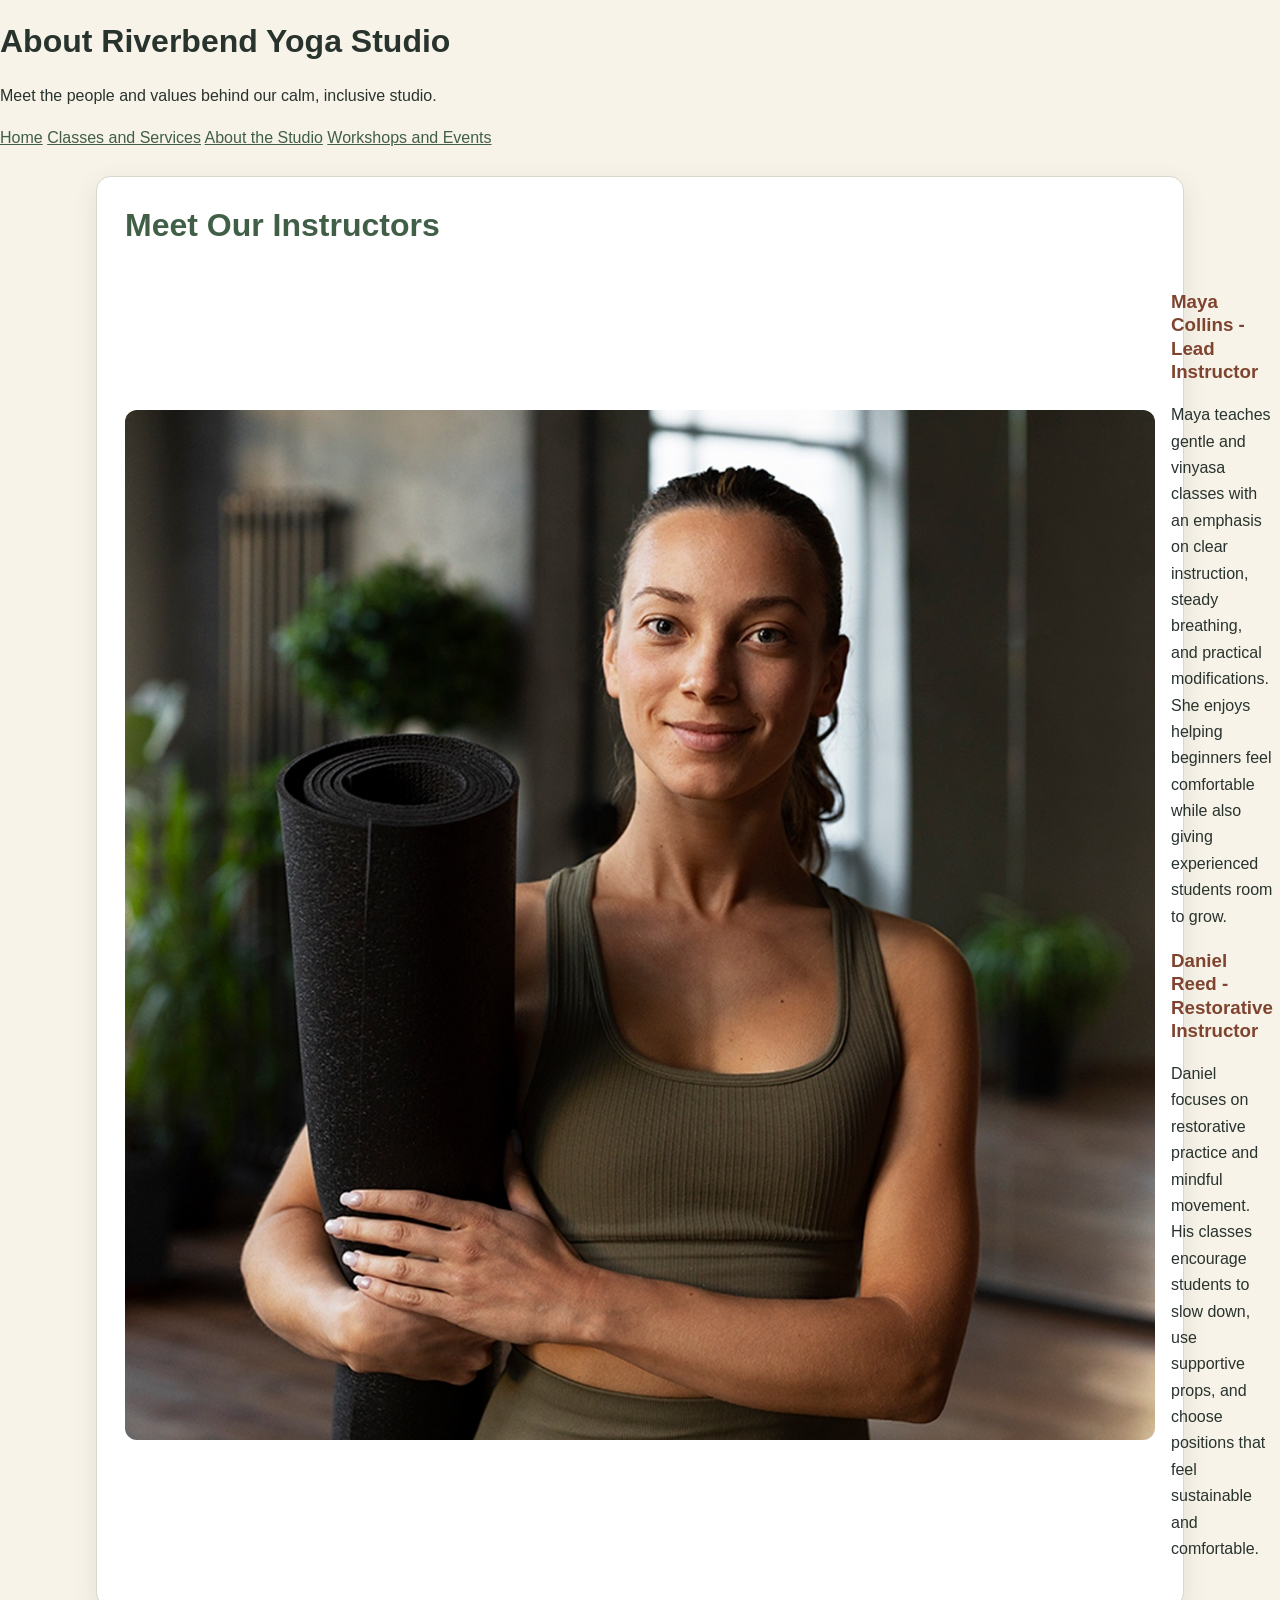
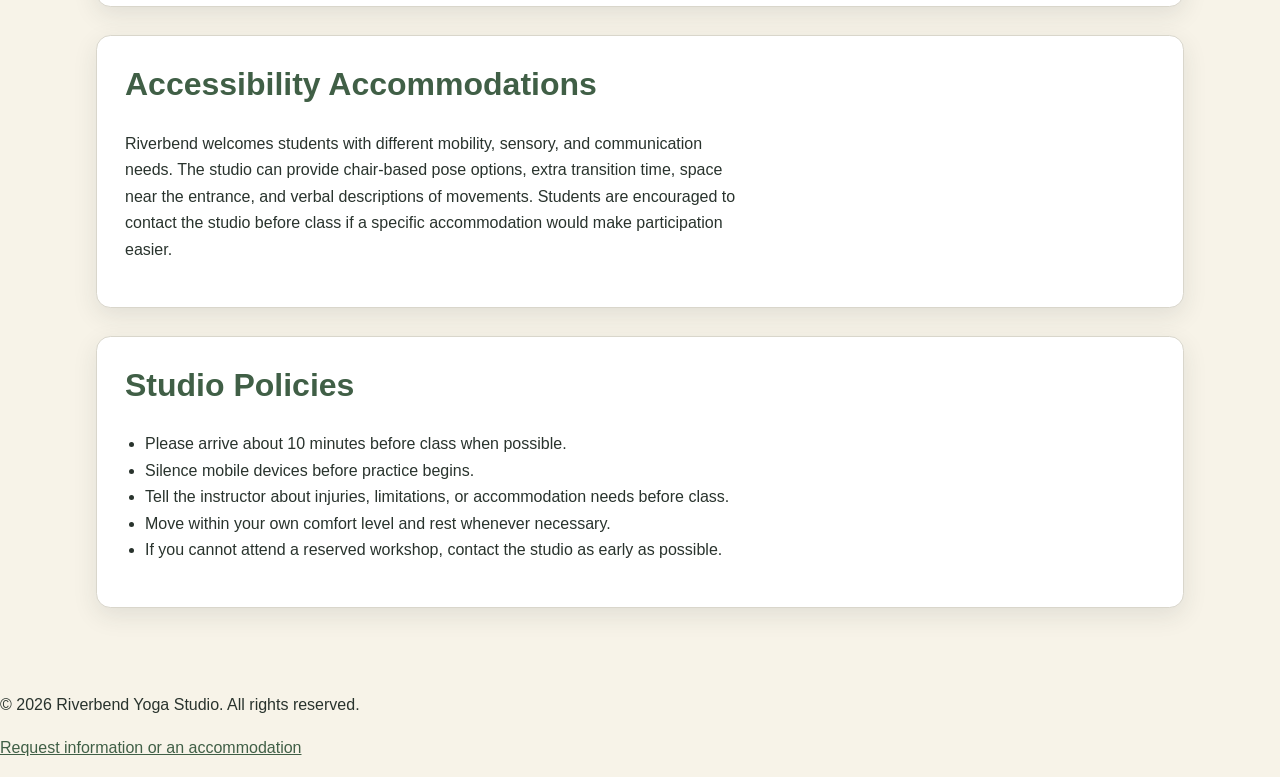
<file: about.html>
<!DOCTYPE html>
<html lang="en">
<head>
    <meta charset="UTF-8">
    <meta name="viewport" content="width=device-width, initial-scale=1.0">
    <title>Riverbend Yoga Studio | About</title>
    <link rel="stylesheet" href="styles.css">
    <script src="script.js" defer></script>
</head>
<body>
    <header>
        <h1>About Riverbend Yoga Studio</h1>
        <p>Meet the people and values behind our calm, inclusive studio.</p>
        <nav aria-label="Main navigation">
            <a href="index.html">Home</a>
            <a href="services.html">Classes and Services</a>
            <a href="about.html" aria-current="page">About the Studio</a>
            <a href="events.html">Workshops and Events</a>
        </nav>
    </header>

    <main>
        <section aria-labelledby="instructors-heading">
            <h2 id="instructors-heading">Meet Our Instructors</h2>
            <div class="about-layout">
                <img src="yoga-instructor.jpg" alt="Riverbend yoga instructor smiling in the studio before class">
                <div>
                    <article>
                        <h3>Maya Collins - Lead Instructor</h3>
                        <p>Maya teaches gentle and vinyasa classes with an emphasis on clear instruction, steady breathing, and practical modifications. She enjoys helping beginners feel comfortable while also giving experienced students room to grow.</p>
                    </article>
                    <article>
                        <h3>Daniel Reed - Restorative Instructor</h3>
                        <p>Daniel focuses on restorative practice and mindful movement. His classes encourage students to slow down, use supportive props, and choose positions that feel sustainable and comfortable.</p>
                    </article>
                </div>
            </div>
        </section>

        <section aria-labelledby="accessibility-heading">
            <h2 id="accessibility-heading">Accessibility Accommodations</h2>
            <p>Riverbend welcomes students with different mobility, sensory, and communication needs. The studio can provide chair-based pose options, extra transition time, space near the entrance, and verbal descriptions of movements. Students are encouraged to contact the studio before class if a specific accommodation would make participation easier.</p>
        </section>

        <section aria-labelledby="policies-heading">
            <h2 id="policies-heading">Studio Policies</h2>
            <ul>
                <li>Please arrive about 10 minutes before class when possible.</li>
                <li>Silence mobile devices before practice begins.</li>
                <li>Tell the instructor about injuries, limitations, or accommodation needs before class.</li>
                <li>Move within your own comfort level and rest whenever necessary.</li>
                <li>If you cannot attend a reserved workshop, contact the studio as early as possible.</li>
            </ul>
        </section>
    </main>

    <footer>
        <p>&copy; 2026 Riverbend Yoga Studio. All rights reserved.</p>
        <p><a href="events.html">Request information or an accommodation</a></p>
    </footer>
</body>
</html>
</file>
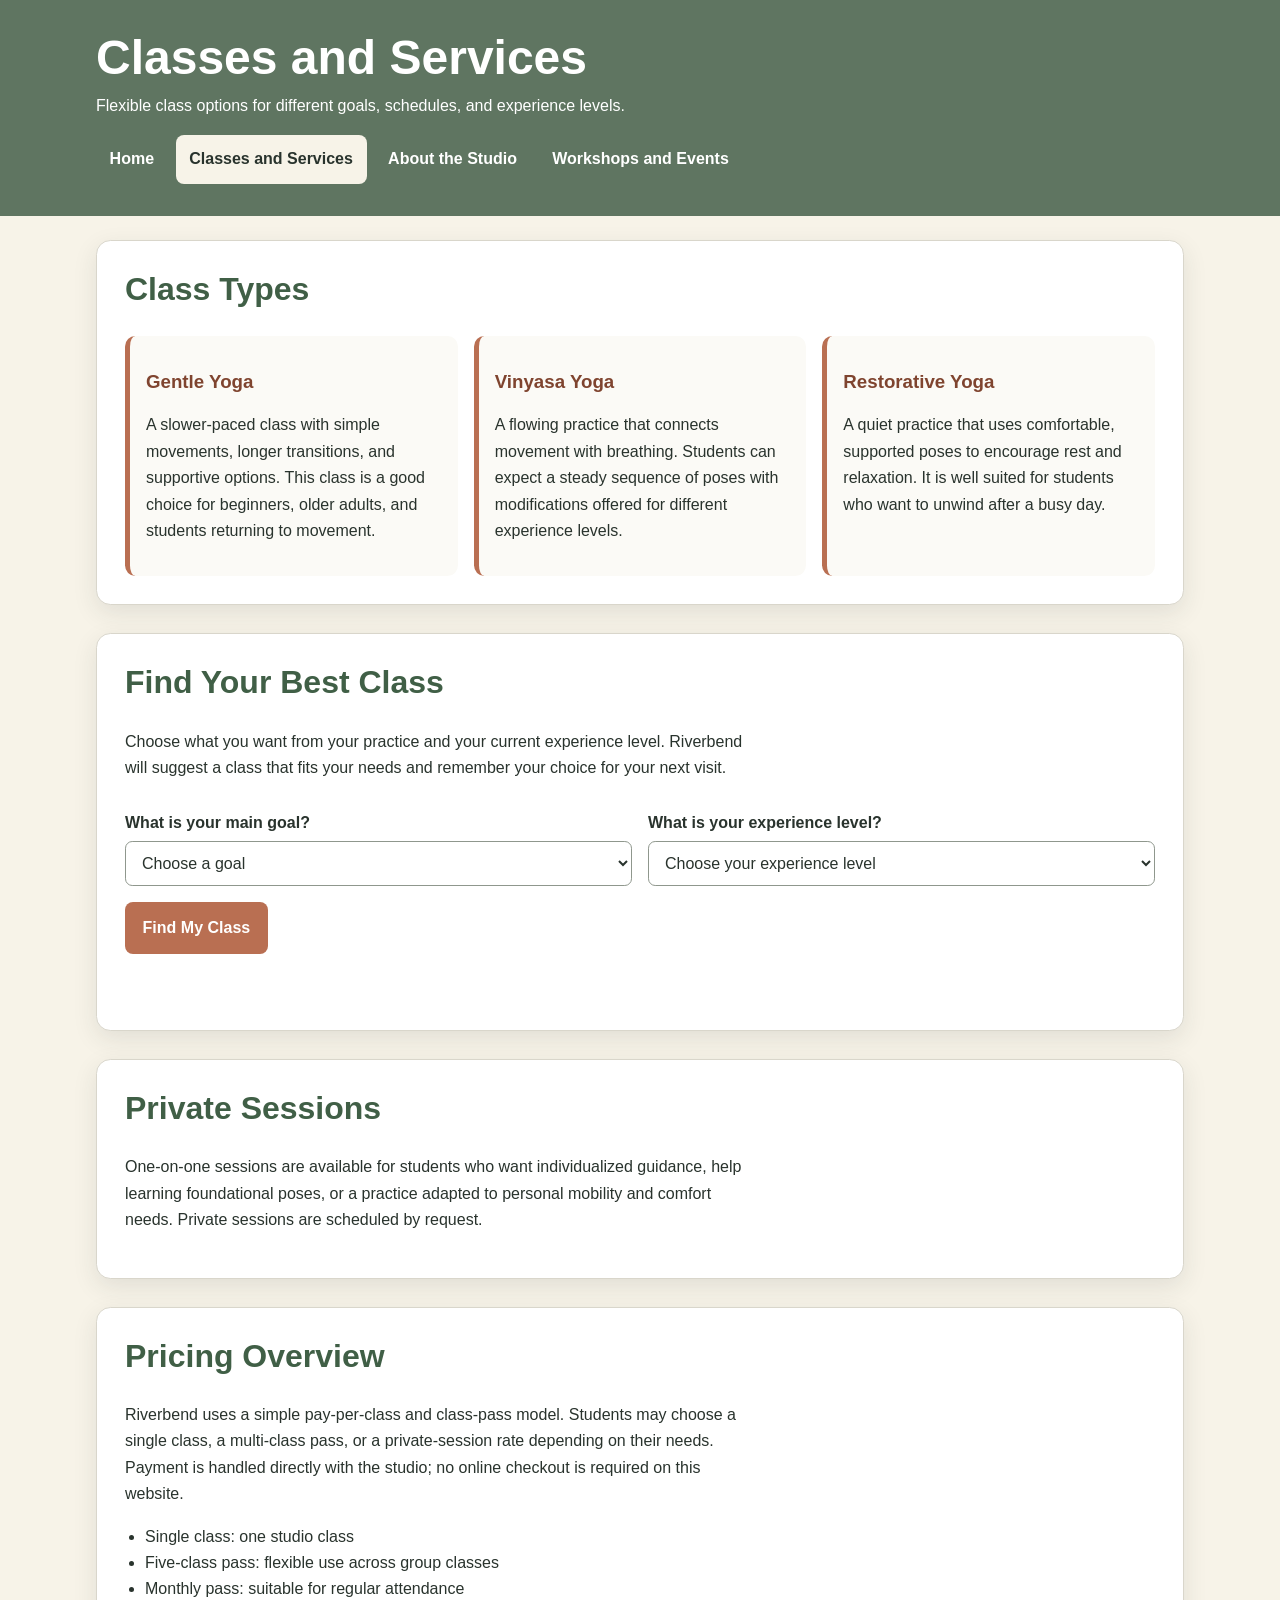
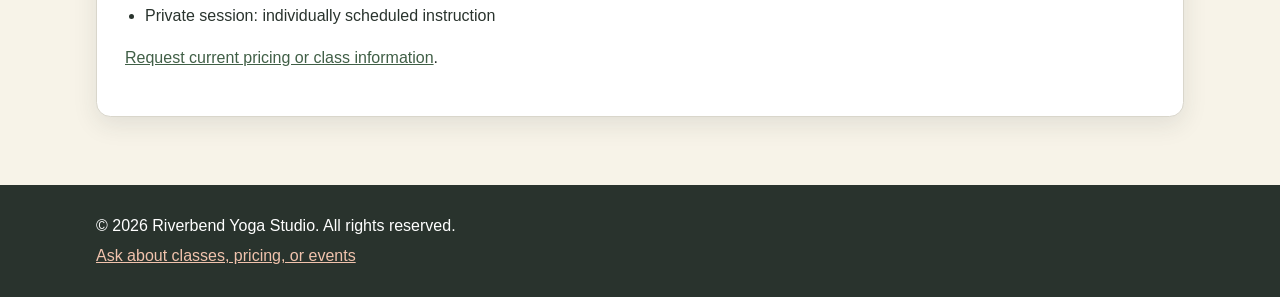
<file: services.html>
<!DOCTYPE html>
<html lang="en">
<head>
  <meta charset="UTF-8">
  <meta name="viewport" content="width=device-width, initial-scale=1.0">
  <title>Riverbend Yoga Studio | Classes and Services</title>
  <link rel="stylesheet" href="styles.css">
</head>
<body>
  <header class="site-header">
    <div class="header-inner">
      <h1 class="site-title">Classes and Services</h1>
      <p class="tagline">Flexible class options for different goals, schedules, and experience levels.</p>
      <nav class="site-nav" aria-label="Main navigation">
        <a href="index.html">Home</a>
        <a href="services.html" aria-current="page">Classes and Services</a>
        <a href="about.html">About the Studio</a>
        <a href="events.html">Workshops and Events</a>
      </nav>
    </div>
  </header>

  <main>
    <section aria-labelledby="classes-heading">
      <h2 id="classes-heading">Class Types</h2>
      <div class="card-row">
        <article class="card">
          <h3>Gentle Yoga</h3>
          <p>A slower-paced class with simple movements, longer transitions, and supportive options. This class is a good choice for beginners, older adults, and students returning to movement.</p>
        </article>
        <article class="card">
          <h3>Vinyasa Yoga</h3>
          <p>A flowing practice that connects movement with breathing. Students can expect a steady sequence of poses with modifications offered for different experience levels.</p>
        </article>
        <article class="card">
          <h3>Restorative Yoga</h3>
          <p>A quiet practice that uses comfortable, supported poses to encourage rest and relaxation. It is well suited for students who want to unwind after a busy day.</p>
        </article>
      </div>
    </section>


    <section id="class-finder" aria-labelledby="finder-heading">
      <h2 id="finder-heading">Find Your Best Class</h2>
      <p>Choose what you want from your practice and your current experience level. Riverbend will suggest a class that fits your needs and remember your choice for your next visit.</p>

      <div class="finder-controls">
        <div>
          <label for="goal">What is your main goal?</label>
          <select id="goal">
            <option value="">Choose a goal</option>
            <option value="ease">Move gently and build confidence</option>
            <option value="energy">Build energy and enjoy a flowing practice</option>
            <option value="relax">Relax, slow down, and reduce stress</option>
          </select>
        </div>
        <div>
          <label for="finder-experience">What is your experience level?</label>
          <select id="finder-experience">
            <option value="">Choose your experience level</option>
            <option value="new">New to yoga</option>
            <option value="some">Some yoga experience</option>
            <option value="experienced">Experienced</option>
          </select>
        </div>
      </div>

      <button type="button" id="find-class-button">Find My Class</button>
      <div id="class-result" class="class-result" role="status" aria-live="polite"></div>
    </section>

    <section aria-labelledby="private-heading">
      <h2 id="private-heading">Private Sessions</h2>
      <p>One-on-one sessions are available for students who want individualized guidance, help learning foundational poses, or a practice adapted to personal mobility and comfort needs. Private sessions are scheduled by request.</p>
    </section>

    <section aria-labelledby="pricing-heading">
      <h2 id="pricing-heading">Pricing Overview</h2>
      <p>Riverbend uses a simple pay-per-class and class-pass model. Students may choose a single class, a multi-class pass, or a private-session rate depending on their needs. Payment is handled directly with the studio; no online checkout is required on this website.</p>
      <ul>
        <li>Single class: one studio class</li>
        <li>Five-class pass: flexible use across group classes</li>
        <li>Monthly pass: suitable for regular attendance</li>
        <li>Private session: individually scheduled instruction</li>
      </ul>
      <p><a href="events.html">Request current pricing or class information</a>.</p>
    </section>
  </main>

  <footer class="site-footer">
    <div class="footer-inner">
      <p>&copy; 2026 Riverbend Yoga Studio. All rights reserved.</p>
      <p><a href="events.html">Ask about classes, pricing, or events</a></p>
    </div>
  </footer>
  <script src="script.js"></script>
</body>
</html>
</file>
<file: styles.css>
/* Riverbend Yoga Studio - Touchstone 3
   Mobile-first responsive design system
*/

:root {
  --sage: #5f7561;
  --cream: #f7f3e8;
  --charcoal: #29332d;
  --terracotta: #b96f52;
  --white: #ffffff;
  --border: #d9d6cb;
  --shadow: 0 8px 24px rgba(41, 51, 45, 0.10);
}

* {
  box-sizing: border-box;
}

html {
  scroll-behavior: smooth;
}

body {
  margin: 0;
  font-family: Arial, Helvetica, sans-serif;
  font-size: 1rem;
  line-height: 1.65;
  color: var(--charcoal);
  background: var(--cream);
}

img,
picture,
audio,
video {
  max-width: 100%;
}

img {
  display: block;
  width: 100%;
  height: auto;
  border-radius: 0.75rem;
}

a {
  color: #405f46;
}

a:hover,
a:focus-visible {
  color: #7f442f;
}

.site-header {
  background: var(--sage);
  color: var(--white);
  padding: 1.5rem 1rem;
}

.header-inner,
main,
.footer-inner {
  width: min(100% - 2rem, 68rem);
  margin-inline: auto;
}

.site-title {
  margin: 0;
  font-size: clamp(1.9rem, 7vw, 3rem);
  line-height: 1.1;
}

.tagline {
  margin: 0.5rem 0 1rem;
  max-width: 42rem;
}

.site-nav {
  display: flex;
  flex-direction: column;
  gap: 0.5rem;
}

.site-nav a {
  display: block;
  padding: 0.7rem 0.85rem;
  border-radius: 0.5rem;
  color: var(--white);
  text-decoration: none;
  font-weight: 700;
}

.site-nav a:hover,
.site-nav a:focus-visible,
.site-nav a[aria-current="page"] {
  background: var(--cream);
  color: var(--charcoal);
}

main {
  padding-block: 1.5rem 2.5rem;
}

section {
  margin-bottom: 1.25rem;
  padding: 1.25rem;
  background: var(--white);
  border: 1px solid var(--border);
  border-radius: 0.9rem;
  box-shadow: var(--shadow);
}

h1,
h2,
h3 {
  line-height: 1.25;
}

h2 {
  margin-top: 0;
  color: #405f46;
  font-size: clamp(1.45rem, 5vw, 2rem);
}

h3 {
  color: #7f442f;
}

p,
li {
  max-width: 70ch;
}

ul {
  padding-left: 1.25rem;
}

.card-row,
.instructor-grid {
  display: flex;
  flex-direction: column;
  gap: 1rem;
}

.card {
  flex: 1 1 0;
  padding: 1rem;
  background: #fbfaf6;
  border-left: 0.35rem solid var(--terracotta);
  border-radius: 0.65rem;
}

.feature-layout,
.about-layout,
.event-layout {
  display: flex;
  flex-direction: column;
  gap: 1rem;
  align-items: flex-start;
}

.feature-layout > *,
.about-layout > *,
.event-layout > * {
  flex: 1 1 0;
}

.schedule-list li,
.policy-list li {
  margin-bottom: 0.5rem;
}

figure {
  margin: 0;
}

figcaption {
  margin-top: 0.55rem;
  font-size: 0.95rem;
  color: #4d5a52;
}

audio {
  width: 100%;
}

form {
  max-width: 52rem;
}

fieldset {
  margin: 0 0 1rem;
  padding: 1rem;
  border: 1px solid #b8bcae;
  border-radius: 0.65rem;
}

legend {
  padding-inline: 0.35rem;
  font-weight: 700;
  color: #405f46;
}

label {
  display: block;
  margin-top: 0.75rem;
  margin-bottom: 0.3rem;
  font-weight: 700;
}

input:not([type="radio"]),
select,
textarea {
  width: 100%;
  padding: 0.75rem;
  border: 1px solid #8f978d;
  border-radius: 0.45rem;
  background: var(--white);
  color: var(--charcoal);
  font: inherit;
}

input:focus,
select:focus,
textarea:focus,
button:focus-visible,
a:focus-visible {
  outline: 3px solid #e2a98f;
  outline-offset: 2px;
}

.radio-row {
  display: flex;
  flex-wrap: wrap;
  gap: 1rem;
  margin-top: 0.5rem;
}

.radio-option {
  display: flex;
  align-items: center;
  gap: 0.4rem;
}

.radio-option label {
  display: inline;
  margin: 0;
}

button {
  border: 0;
  border-radius: 0.5rem;
  padding: 0.8rem 1.1rem;
  background: var(--terracotta);
  color: var(--white);
  font: inherit;
  font-weight: 700;
  cursor: pointer;
}

button:hover {
  filter: brightness(0.92);
}

.site-footer {
  background: var(--charcoal);
  color: var(--white);
  padding: 1.5rem 1rem;
}

.site-footer a {
  color: #f1c3ad;
}

.site-footer p {
  margin: 0.25rem 0;
}

@media (min-width: 48rem) {
  .site-header {
    padding-block: 2rem;
  }

  .site-nav {
    flex-direction: row;
    flex-wrap: wrap;
  }

  .card-row,
  .instructor-grid {
    flex-direction: row;
  }

  .feature-layout,
  .about-layout,
  .event-layout {
    flex-direction: row;
    align-items: center;
  }

  .feature-layout > :first-child,
  .about-layout > :first-child,
  .event-layout > :first-child {
    flex-basis: 46%;
  }

  section {
    padding: 1.75rem;
    margin-bottom: 1.75rem;
  }
}


/* Touchstone 4: interactive feature and validation */
.finder-controls {
  display: flex;
  flex-direction: column;
  gap: 1rem;
  margin-bottom: 1rem;
}

.finder-controls > div {
  flex: 1;
}

.class-result {
  margin-top: 1rem;
  min-height: 2rem;
}

.recommendation-card {
  border-left: 0.35rem solid var(--terracotta);
  background: var(--cream);
  padding: 1rem;
  border-radius: 0.55rem;
}

.recommendation-card h3 {
  margin-top: 0;
}

.saved-note {
  font-size: 0.95rem;
  font-weight: 700;
  color: #405f46;
}

.field-error {
  min-height: 1.35rem;
  margin: 0.25rem 0 0.6rem;
  color: #9b2c1f;
  font-size: 0.92rem;
  font-weight: 700;
}

.input-error {
  border-color: #9b2c1f !important;
  outline: 2px solid rgba(155, 44, 31, 0.16);
}

.form-status {
  margin-top: 1rem;
  padding: 0;
  font-weight: 700;
}

.form-status.success {
  padding: 0.85rem 1rem;
  border-radius: 0.5rem;
  background: #edf6ee;
  color: #315c37;
}

@media (min-width: 48rem) {
  .finder-controls {
    flex-direction: row;
  }
}
</file>
